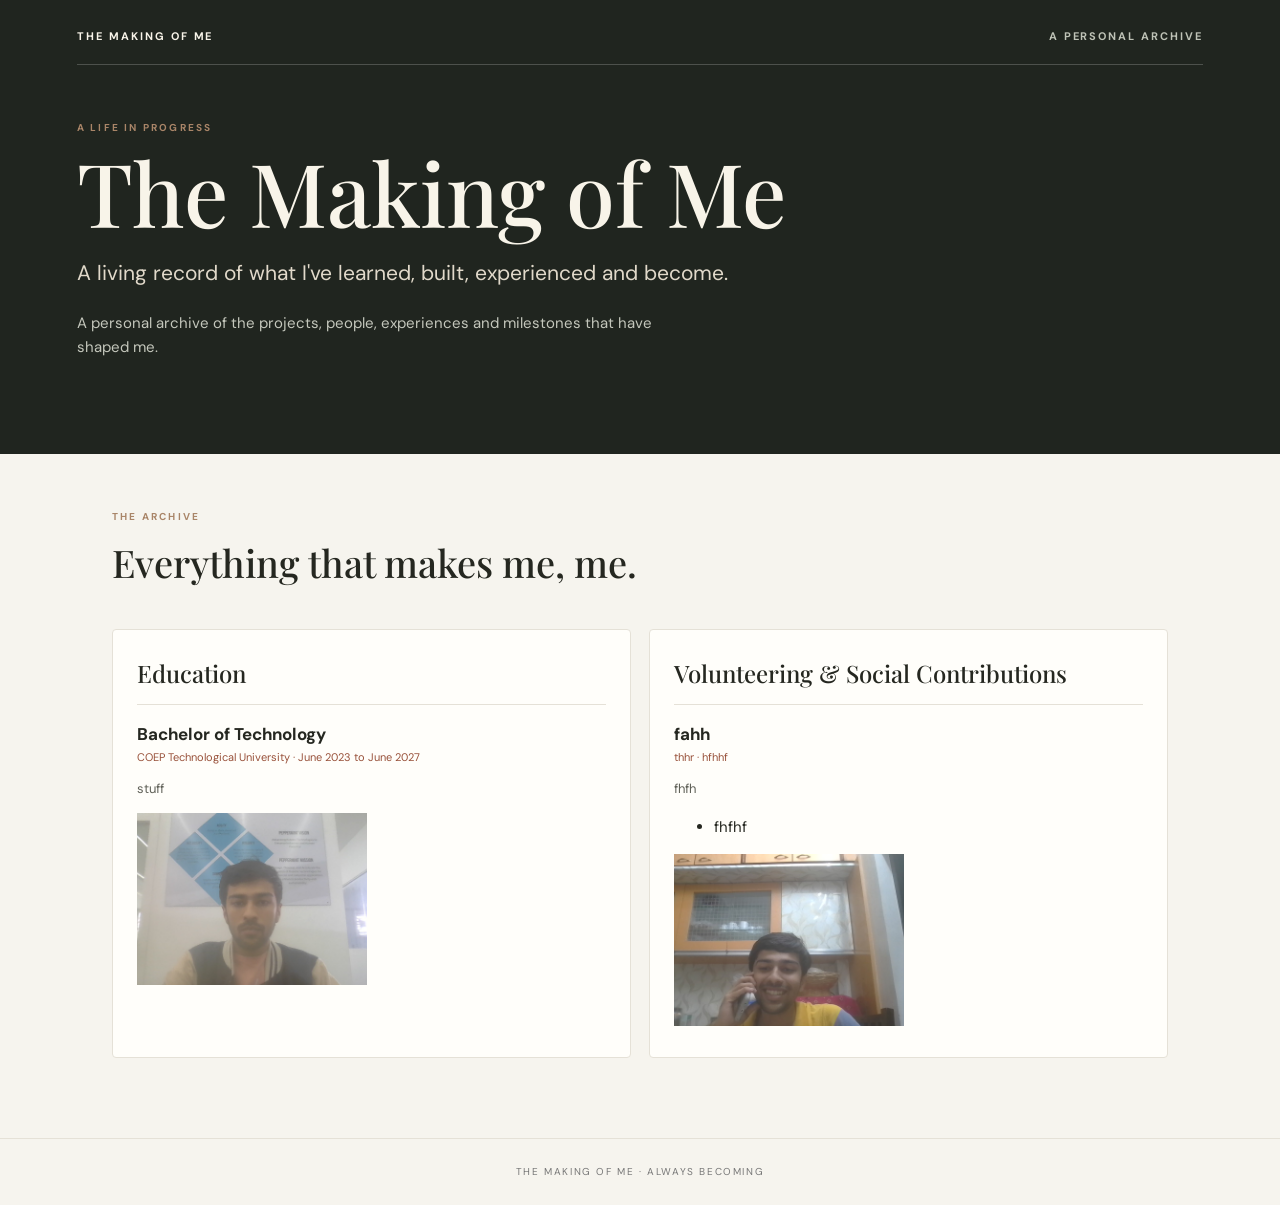
<file: index.html>
<!doctype html><html lang="en"><head><meta charset="utf-8"><meta name="viewport" content="width=device-width,initial-scale=1"><title>The Making of Me</title><link rel="stylesheet" href="styles.css"></head><body><header><nav>THE MAKING OF ME <span>A PERSONAL ARCHIVE</span></nav><p class="eyebrow">A LIFE IN PROGRESS</p><h1 id="name">The Making of Me</h1><p id="tagline"></p><p id="about"></p><div id="links"></div></header><main><p class="eyebrow">THE ARCHIVE</p><h2>Everything that makes me, me.</h2><div id="sections"></div></main><footer>THE MAKING OF ME · ALWAYS BECOMING</footer><script src="app.js"></script></body></html>
</file>
<file: styles.css>
@import url('https://fonts.googleapis.com/css2?family=DM+Sans:wght@400;500;700&family=Playfair+Display:wght@500;600&display=swap');*{box-sizing:border-box}body{margin:0;background:#f6f4ee;color:#252720;font:15px/1.6 'DM Sans',sans-serif}header{background:#20251f;color:#f8f4e9;padding:28px max(6vw,22px) 80px;min-height:390px}nav{border-bottom:1px solid #ffffff33;padding-bottom:18px;letter-spacing:.18em;font-size:11px;font-weight:bold}nav span{float:right;color:#bfc3b7}.eyebrow{font-size:10px;letter-spacing:.22em;color:#a98568;font-weight:bold;margin-top:55px}h1,h2,h3{font-family:'Playfair Display',Georgia,serif;font-weight:500}h1{font-size:clamp(48px,8vw,88px);line-height:1;margin:12px 0}header #tagline{font-size:21px;color:#e1d9ca}header #about{max-width:620px;color:#c4c7bc}a{color:#a24f35}header a{color:#e9b39b;margin-right:16px}main{max-width:1100px;margin:auto;padding:55px 22px 80px}main .eyebrow{margin:0}h2{font-size:38px;margin:8px 0 35px}#sections{display:grid;grid-template-columns:repeat(2,minmax(0,1fr));gap:18px}.section{background:#fffefa;border:1px solid #e5e1d7;padding:24px;border-radius:4px}.section h3{font-size:24px;margin:0 0 16px;border-bottom:1px solid #e5e1d7;padding-bottom:12px}.entry{border-bottom:1px solid #eeeae1;padding:0 0 20px;margin-bottom:20px}.entry:last-child{border:0;margin:0;padding:0}.entry h4{margin:0;font-size:17px}.meta,.caption{font-size:11px;color:#985039}.entry p{white-space:pre-line;color:#606158;font-size:13px}.gallery{display:grid;grid-template-columns:repeat(2,1fr);gap:9px}.gallery img{width:100%;aspect-ratio:4/3;object-fit:cover}.files a{display:block;background:#f2f0e9;padding:9px;margin-top:7px;text-decoration:none;font-size:12px}footer{border-top:1px solid #e5e1d7;padding:25px;text-align:center;font-size:10px;letter-spacing:.16em;color:#777}@media(max-width:680px){#sections{grid-template-columns:1fr}header{min-height:340px}}
</file>
